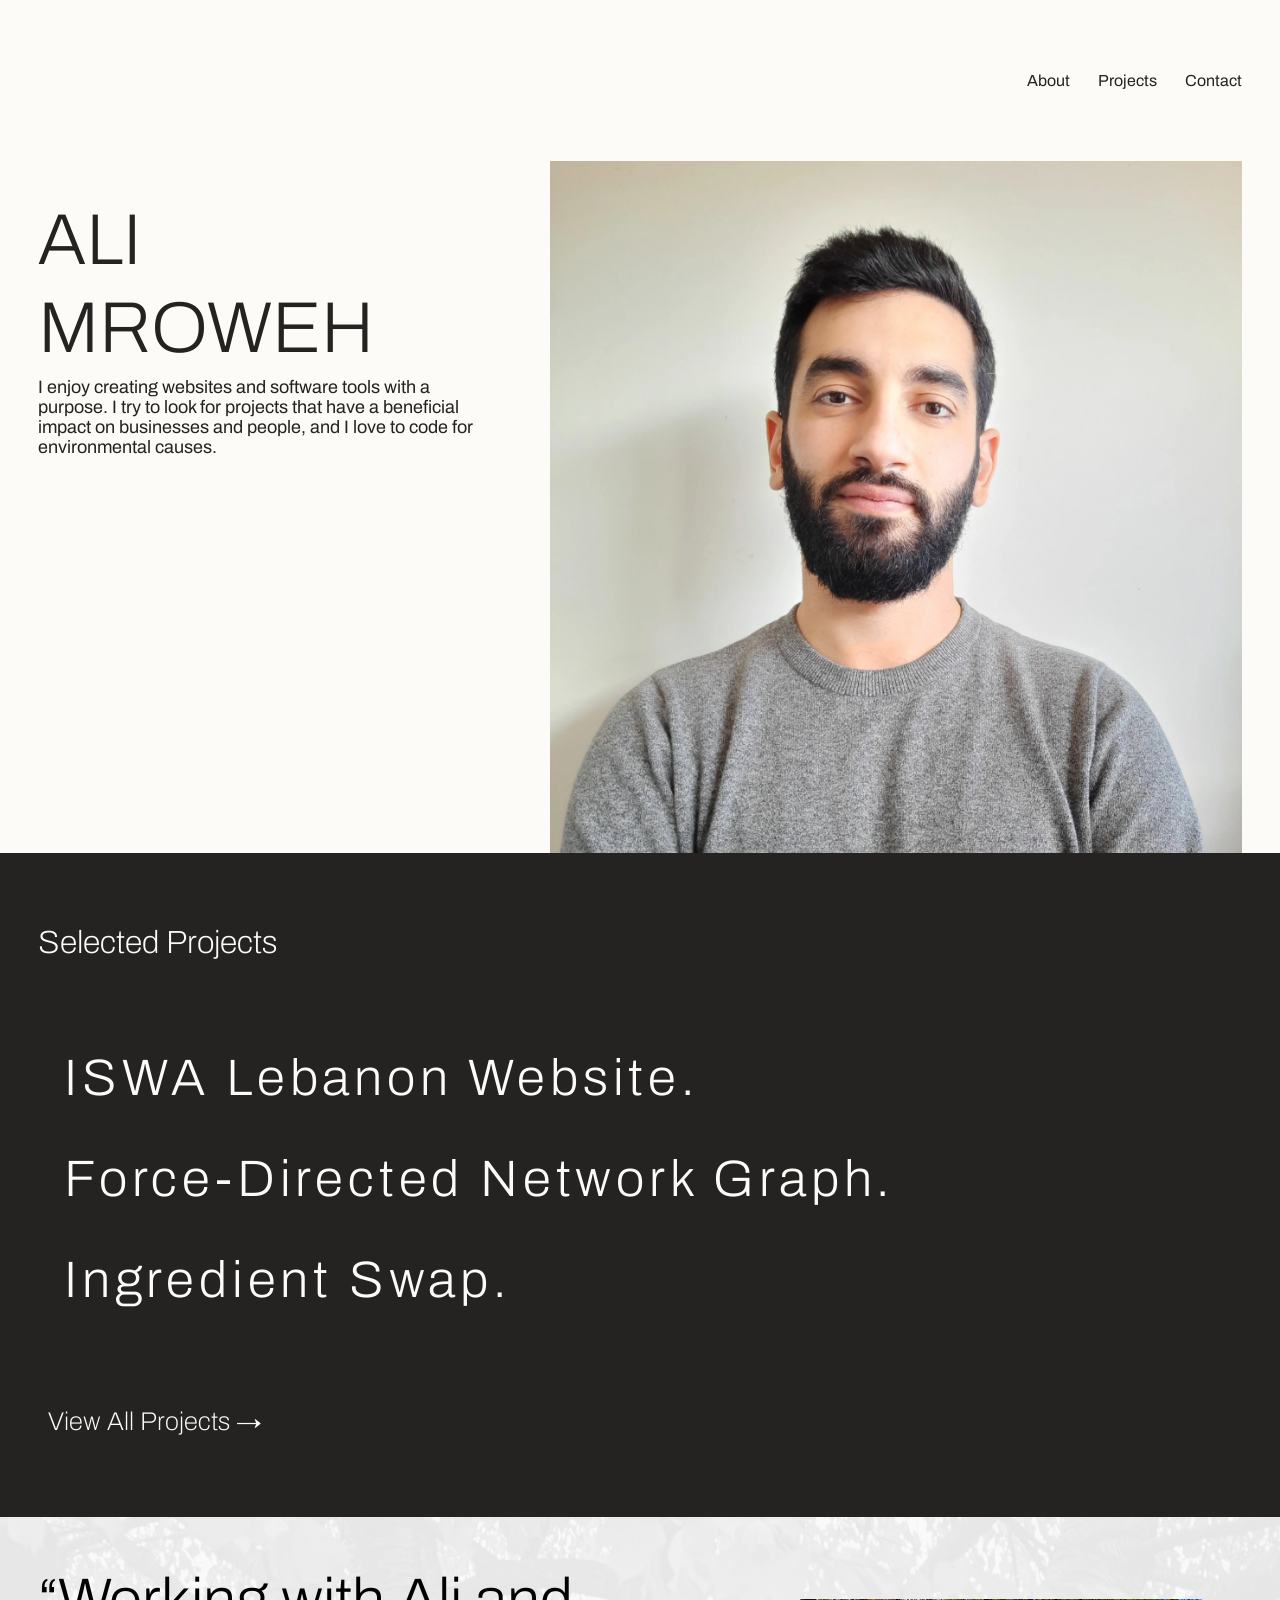
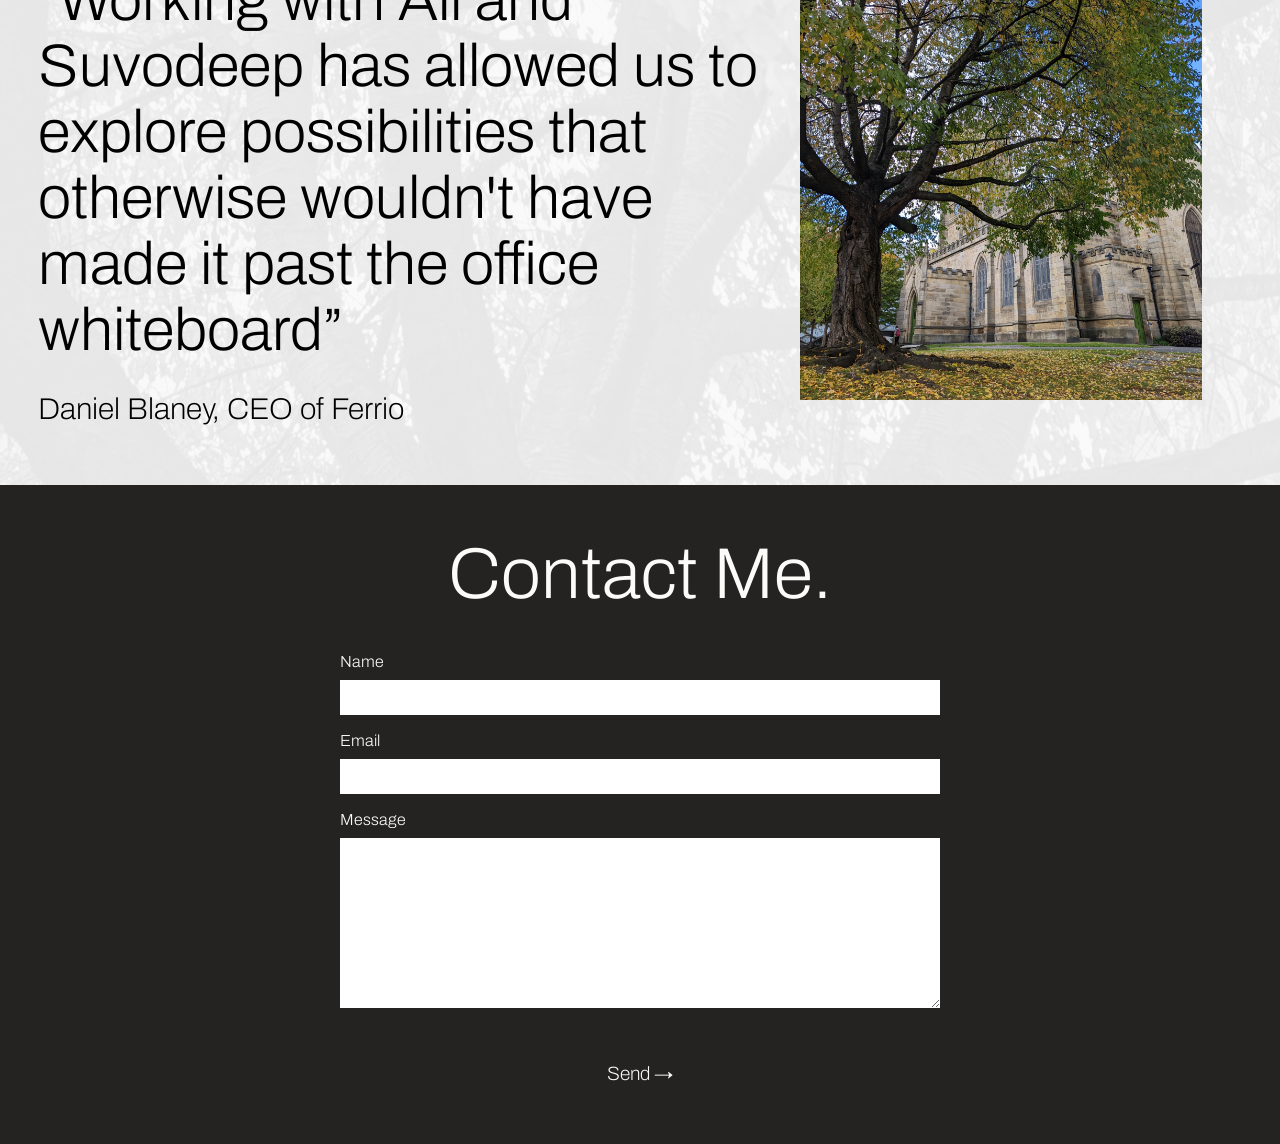
<file: index.html>
<!DOCTYPE html>
<html lang="en">
<head>
    <meta charset="UTF-8">
    <meta http-equiv="X-UA-Compatible" content="IE=edge">
    <meta name="viewport" content="width=device-width, initial-scale=1.0">
    <title>Ali Mroweh - Main</title>

    <link rel="stylesheet" href="index.css">
    <script src="index.js" defer></script>
</head>
<body>
    <header class="container">
        <nav>
            <a id="menuToggle">menu &#8594;</a>             
            <ul id="navigationMenu">
                <li><a href="#">About</a></li>
                <li><a href="#projects">Projects</a></li>
                <li><a href="#contact">Contact</a></li>                
            </ul>
        </nav>
    </header>
    <section id="showcase" class="container">
        <div id="showcaseText">
            <h1>ALI</h1>
            <h1>MROWEH</h1>
            <p>I enjoy creating websites and software tools with a purpose. I try to look for projects that have a beneficial impact on businesses and people, and I love to code for environmental causes.</p>
        </div>
        <div id="showcaseImage">
            <img src="./Assets/Images/pp_square.png" alt="">
        </div>        
    </section>
    <section id="projects" class="container">        
        <h3>Selected Projects</h3>        
        <ul>
            <li><a href="projectTemplate.html">ISWA Lebanon Website.</a></li>
            <li><a href="projectTemplate.html">Force-Directed Network Graph.</a></li>
            <li><a href="projectTemplate.html">Ingredient Swap.</a></li>            
        </ul>
        <a class="linkButton" href="allProjects.html">View All Projects &#8594</a>
    </section>
    <section id="testimony" class="container">
        <div id="testimonyQuote">
            <h2>&ldquo;Working with Ali and Suvodeep has allowed us to explore possibilities that otherwise wouldn't have made it past the office whiteboard&rdquo;</h2>
            <h3>Daniel Blaney, CEO of Ferrio</h3>
        </div>        
        <div id="testimonyImage">
            <img src="./Assets/Images/testimonySquare.jpg" alt="">
        </div>        
    </section>
    <section id="contact" class="container">
        <h1>Contact Me.</h1>
        <form action="">
            <label for="">Name</label>
            <input type="text"><br>
            <label for="">Email</label>
            <input type="email"><br>
            <label for="">Message</label>
            <textarea name="" id="" cols="30" rows="10"></textarea>        
            <button class="btn" type="submit">Send &#8594;</button>    
        </form>
    </section>
</body>
</html>
</file>
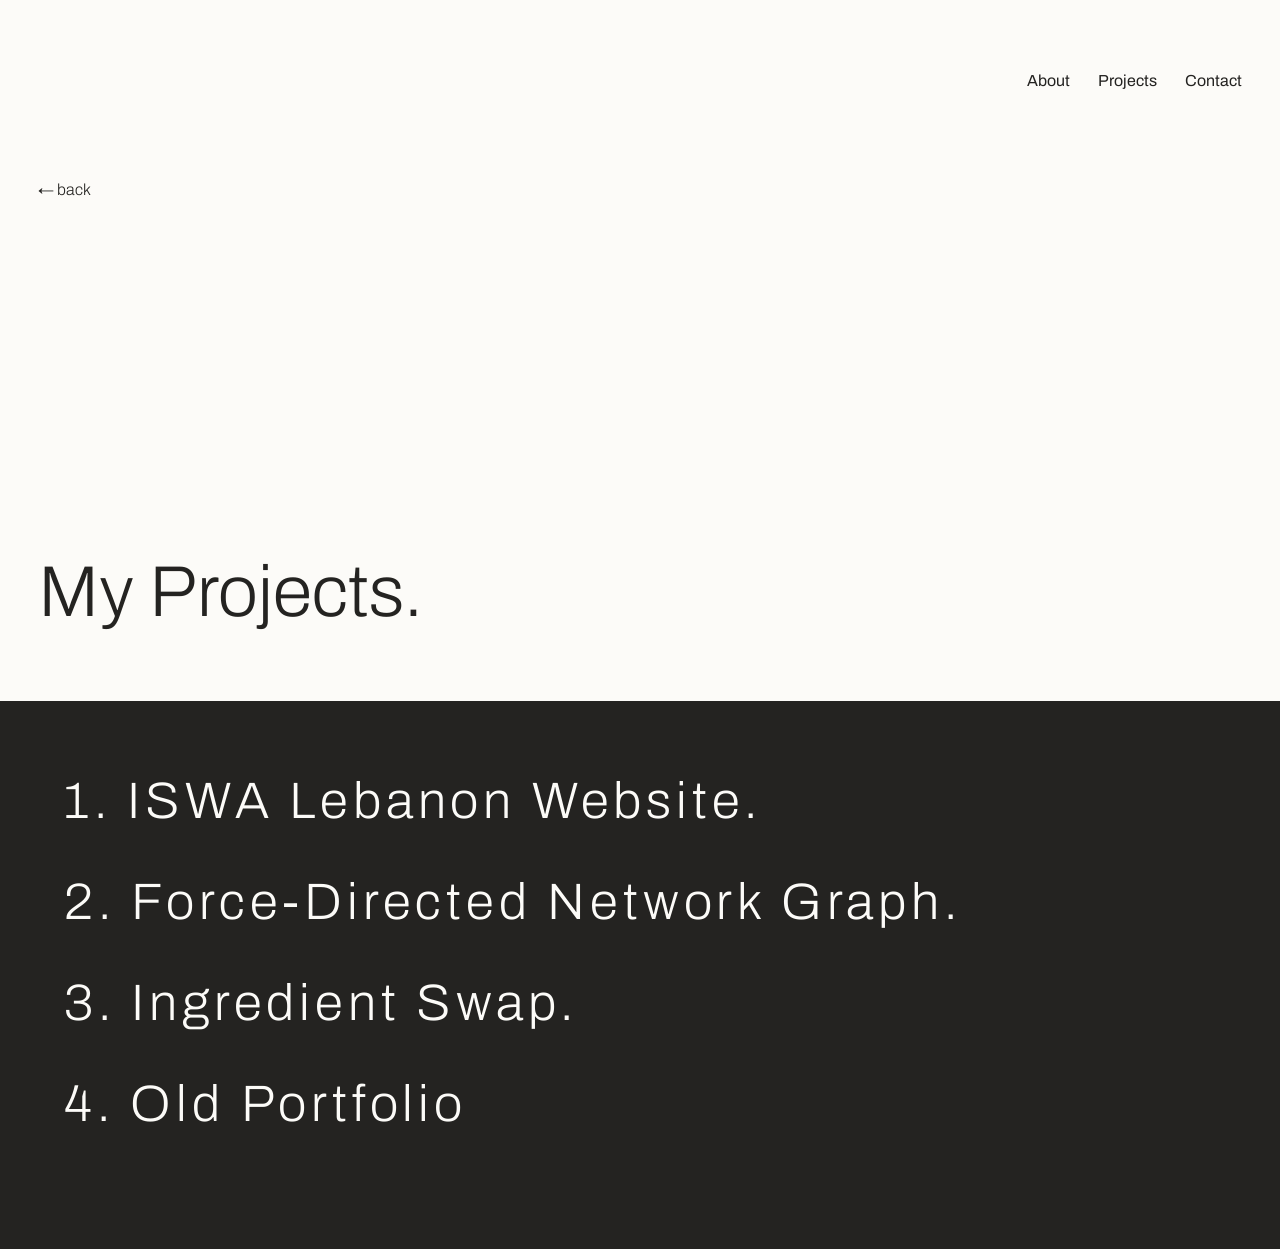
<file: allProjects.html>
<!DOCTYPE html>
<html lang="en">
<head>
    <meta charset="UTF-8">
    <meta http-equiv="X-UA-Compatible" content="IE=edge">
    <meta name="viewport" content="width=device-width, initial-scale=1.0">
    <title>All Projects</title>

    <link rel="stylesheet" href="index.css">
    <link rel="stylesheet" href="projectTemplate.css">
    <link rel="stylesheet" href="allProjects.css">
</head>
<body>
    <header class="container">
        <nav>
            <a id="menuToggle">menu &#8594;</a>             
            <ul id="navigationMenu">
                <li><a href="#">About</a></li>
                <li><a href="#projects">Projects</a></li>
                <li><a href="#contact">Contact</a></li>                
            </ul>
        </nav>
    </header>
    <section class="projectHeader container allProjectsHeader">
        <a href="index.html#projects">&#8592 back</a>
        <h1>My Projects.</h1>
    </section>
    <section id="allProjects" class="container">
        <ul>
            <li><a href="projectTemplate.html">1. ISWA Lebanon Website.</a></li>
            <li><a href="projectTemplate.html">2. Force-Directed Network Graph.</a></li>
            <li><a href="projectTemplate.html">3. Ingredient Swap.</a></li>  
            <li><a href="projectTemplate.html">4. Old Portfolio</a></li>
        </ul>
    </section>
    
</body>
</html>
</file>
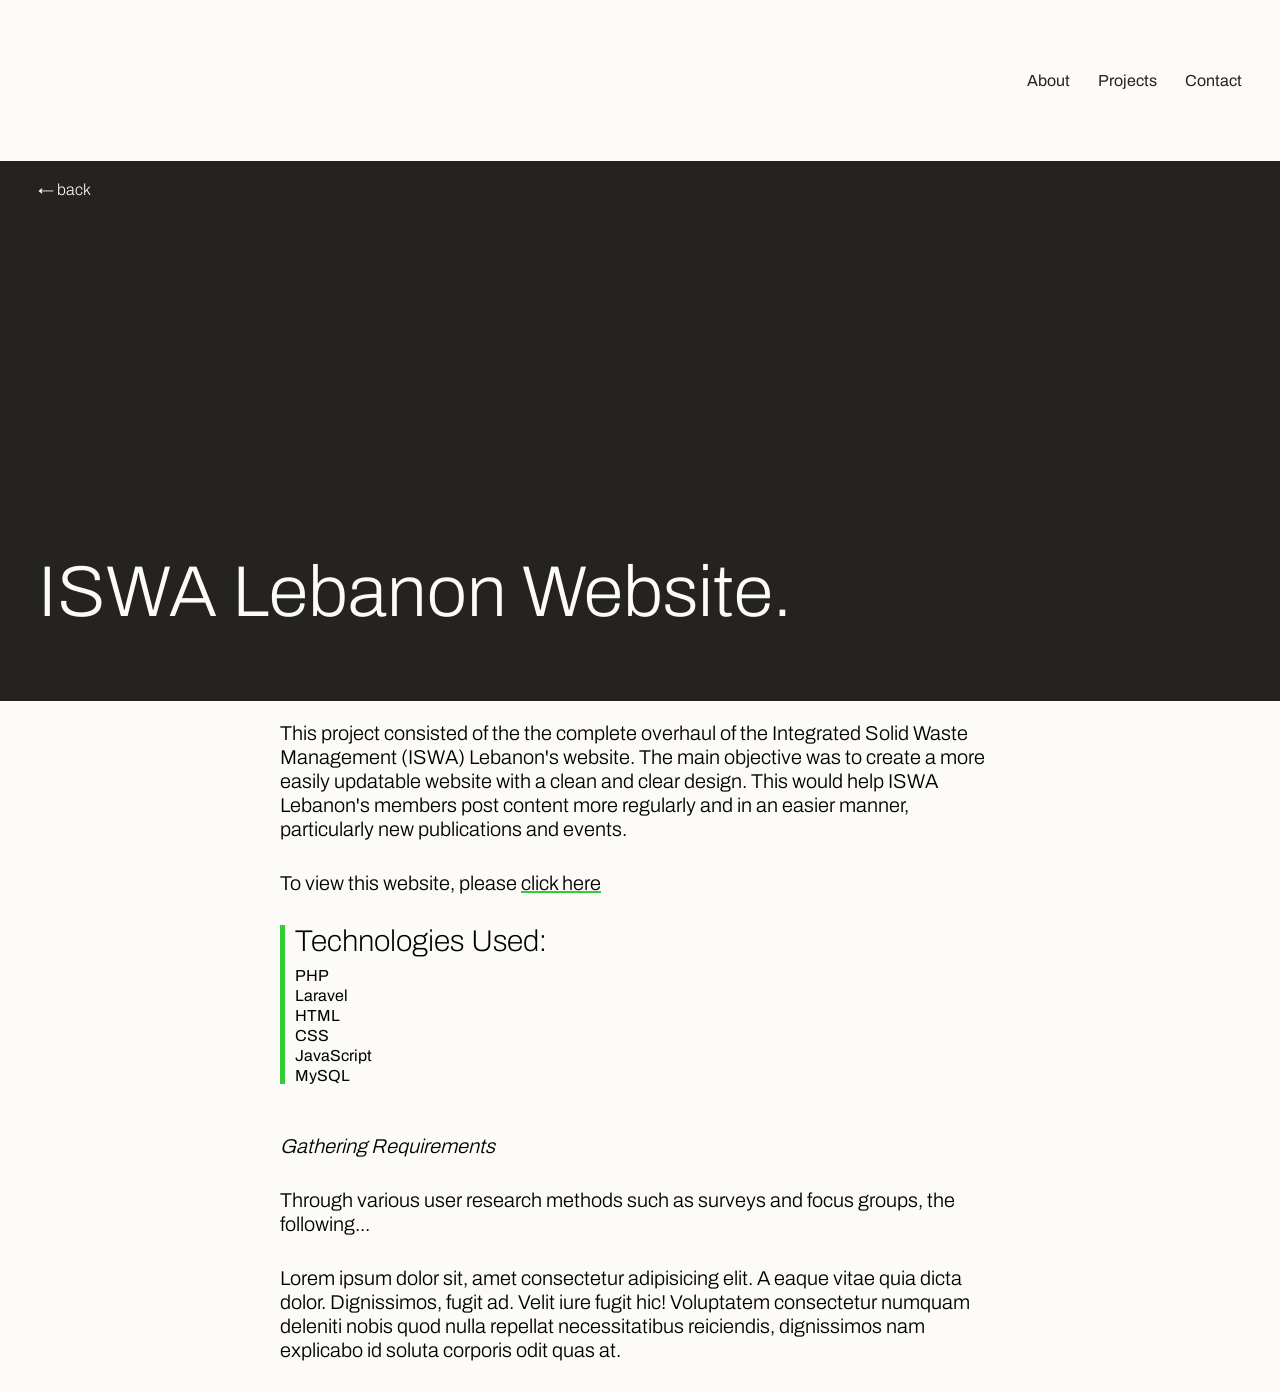
<file: projectTemplate.html>
<!DOCTYPE html>
<html lang="en">
<head>
    <meta charset="UTF-8">
    <meta http-equiv="X-UA-Compatible" content="IE=edge">
    <meta name="viewport" content="width=device-width, initial-scale=1.0">
    <title>Project</title>

    <link rel="stylesheet" href="index.css">
    <link rel="stylesheet" href="projectTemplate.css">
</head>
<body>
    <header class="container">
        <nav>
            <a id="menuToggle">menu &#8594;</a>             
            <ul id="navigationMenu">
                <li><a href="#">About</a></li>
                <li><a href="#projects">Projects</a></li>
                <li><a href="#contact">Contact</a></li>                
            </ul>
        </nav>
    </header>
    <section class="projectHeader container">
        <a href="index.html#projects">&#8592 back</a>
        <h1>ISWA Lebanon Website.</h1>
    </section>
    <section class="textContainer projectDescription">        
        <p>This project consisted of the the complete overhaul of the Integrated Solid Waste Management (ISWA) Lebanon's website. The main objective was to create a more easily updatable website with a clean and clear design. This would help ISWA Lebanon's members post content more regularly and in an easier manner, particularly new publications and events.</p>
        <p>To view this website, please <a href="" class="inTextLink">click here</a></p>
        <div class="techDescription">
            <h3>Technologies Used:</h3>
            <ul>
                <li>PHP</li>
                <li>Laravel</li>
                <li>HTML</li>
                <li>CSS</li>
                <li>JavaScript</li>
                <li>MySQL</li>
            </ul>
        </div>
        <p><i>Gathering Requirements</i></p>
        <p>Through various user research methods such as surveys and focus groups, the following...</p>

        <p>Lorem ipsum dolor sit, amet consectetur adipisicing elit. A eaque vitae quia dicta dolor. Dignissimos, fugit ad. Velit iure fugit hic! Voluptatem consectetur numquam deleniti nobis quod nulla repellat necessitatibus reiciendis, dignissimos nam explicabo id soluta corporis odit quas at.</p>
        
    </section>
</body>
</html>
</file>
<file: index.css>
/* Common */

:root{
    --main-light: #FCFBF8;
    --main-dark: #242321;
}

@font-face {
    font-family: "Archivo";
    src: url(./Assets/Fonts/Archivo/Archivo-VariableFont_wdth\,wght.ttf);
}

*{
    font-family: "Archivo";
    list-style: none;
    margin: 0;
    box-sizing: border-box;
}

a{
    all: unset;
    cursor: pointer;
}

a:hover{
    text-decoration: underline;
}

ul{
    padding-left: 0;
}

body{
    background-color: var(--main-light);
}

.container{
    padding-left: max(30px,3vw);
    padding-right: max(30px,3vw);
}

.linkButton{
    padding: min(10px, 2vw);
}

.green{
    color: limegreen;
}

.btn{
    all: unset;
    cursor: pointer;
    padding: min(10px, 2vw);
    background-color: transparent;
    color: var(--main-light);
    border: none;
    display: inline;
    margin-top: max(20px, 5vh);
    font-size: max(16px, 1.5vw);
    font-weight: 200;
}

.btn:hover{
    text-decoration: underline;
    text-decoration-color: greenyellow;
    text-decoration-thickness: 10%;
}

h1{
    font-size: 72px;
    font-weight: 250;
    margin-bottom: 10px;
}
h2{    
    font-size: 60px;
    font-weight: 250;
    margin-bottom: 10px;
}
h3{
    font-size: 30px;
    font-weight: 200;    
    margin-bottom: 10px;
}

/* Header */
header{
    color: var(--main-dark);
}

header nav ul{    
    padding-top: max(15px,8vh);
    padding-bottom: max(15px,8vh);
    text-align: right;
}

header nav li{
    display: inline-block;
    margin-left: 25px;
}

#menuToggle{
    display: none;
}

@media only screen and (max-width: 480px){
    
    #menuToggle{
        display: block;
        text-align: right;
        margin-top: 20px;
        margin-bottom: 20px;
        font-weight: 350;        
    }
    #menuToggle:visited{
        text-decoration: none;
    }
    header nav ul{
        display: none;
        position: absolute;        
        width: 100%;
        height: 100%;
        transform: translate(-30px); 
        background-color: var(--main-light);        
        padding-top: 20px;
        padding-bottom: 20px;
    }
    header nav ul.active{
        display: block;
    }
    header nav li{
        display: block;
        margin: 0;
        margin-bottom: 13px;
        padding-top: 15px;
        padding-bottom: 15px;
        text-align: center;
    }
}

/* Showcase */

#showcase{
    display: flex;
    gap: min(50px, 5vw);
    color: var(--main-dark);
}

@media only screen and (max-width: 768px) {
    #showcase{
        display: block;
    }
    #showcaseText{
        margin: 0;
        margin-bottom: min(50px, 5vw);        
    }
    #showcaseImage{
        margin-bottom: min(50px, 5vw);
    }
}

#showcaseText{
    flex: 2;
    margin-top: 40px;
}

#showcaseImage{
    flex: 3;
}


#showcaseText p{
    font-size: 18px;
}

#showcaseImage img{
    width: 100%;
    display: block;
}

/* Projects */

#projects{
    background-color: var(--main-dark);
    color: var(--main-light);
    padding-top: max(15px,8vh);
    padding-bottom: max(15px,8vh);
}

#projects h3{
    font-size: max(28px, 2.5vw);
    font-weight: 200;
    margin-bottom: max(60px, 10vh);
}

#projects ul{
    padding-left: max(20px, 2vw);
}

#projects ul li{
    font-size: max(40px, 4vw);
    font-weight: 250;
    margin-bottom: max(35px, 5vh);
    letter-spacing: 0.3rem;
}

#projects ul li a{
    text-decoration-color: greenyellow;
    text-decoration-thickness: 5%;
    text-decoration-skip: 3px;
}

#projects .linkButton{
    display: block;
    margin-top: max(80px, 10vh);
    font-size: max(20px, 2vw);
    font-weight: 150;    
}

/* Testimony */

#testimony{
    background-image: url(./Assets/Images/testimonyPic.jpg), linear-gradient(rgba(255,255,255,0.9),rgba(255,255,255,0.9));
    background-blend-mode: overlay;    
    object-fit: fill;
    display: flex;
    align-items: center;
}

#testimonyImage{
    flex: 2;
}

#testimony img{
    padding: 80px 40px;
    width: 100%;
}

#testimonyQuote{
    flex: 3;
    padding-top: 50px;
    padding-bottom: 50px;
}



#testimonyQuote h3{
    text-align: left;
    margin-top: 30px;
}

/* Contact */
#contact{
    background-color: var(--main-dark);
    color: var(--main-light);
    padding-top: 50px;
    padding-bottom: 50px; 
    text-align: center;  
    display: flex; 
    flex-direction: column;
    align-items: center;
}

#contact form{
    display: block;
    width: 600px;
}

@media only screen and (max-width: 620px){
    #contact form{
        width: 100%;
    }
}

#contact form label{
    font-weight: 250;
    display: block;
    margin-bottom: 10px;
    text-align: left;
}

#contact h1{
    margin-bottom: 40px;
    text-align: center;
}

#contact form input, #contact form textarea{
    display: block;
    width: 100%;
    padding: 10px 5px;
    border: none;
}
</file>
<file: projectTemplate.css>
.projectHeader{
    background-color: var(--main-dark);
    color: var(--main-light);
    display: flex;
    flex-direction: column;
    justify-content: space-between;
    padding-top: 20px;
    padding-bottom: 60px;
    min-height: 60vh;
}

.projectHeader a{
    font-weight: 250;
}

.textContainer{
    max-width: 740px;
    margin: 0 auto;
    padding-left: 10px;
    padding-right: 10px;
}

.textContainer p{
    font-weight: 300;
    font-size: 20px;
    line-height: 120%;    
    margin-top: 20px;
    margin-bottom: 30px;    
}

.techDescription{
    border-left: 5px solid limegreen;
    padding-left: 10px;
}

.techDescription li{
    margin-bottom: 3px;
}

.textContainer i{
    display: block;
    margin-top: 50px;    
}

.textContainer .inTextLink{
    text-decoration: underline;
    text-decoration-color: limegreen;
}

.textContainer .inTextLink:hover{
    background-color: limegreen;
    color: var(--main-light);
}
</file>
<file: allProjects.css>
.allProjectsHeader{
    background-color: var(--main-light);
    color: var(--main-dark);
}

#allProjects{
    background-color: var(--main-dark);
    color: var(--main-light);
    padding-top: max(15px,8vh);
    padding-bottom: max(15px,8vh);
}

#allProjects ul{
    padding-left: max(20px, 2vw);
}

#allProjects ul li{
    font-size: max(40px, 4vw);
    font-weight: 250;
    margin-bottom: max(35px, 5vh);
    letter-spacing: 0.3rem;
}

#allProjects ul li a{
    text-decoration-color: greenyellow;
    text-decoration-thickness: 5%;
    text-decoration-skip: 3px;
}
</file>
